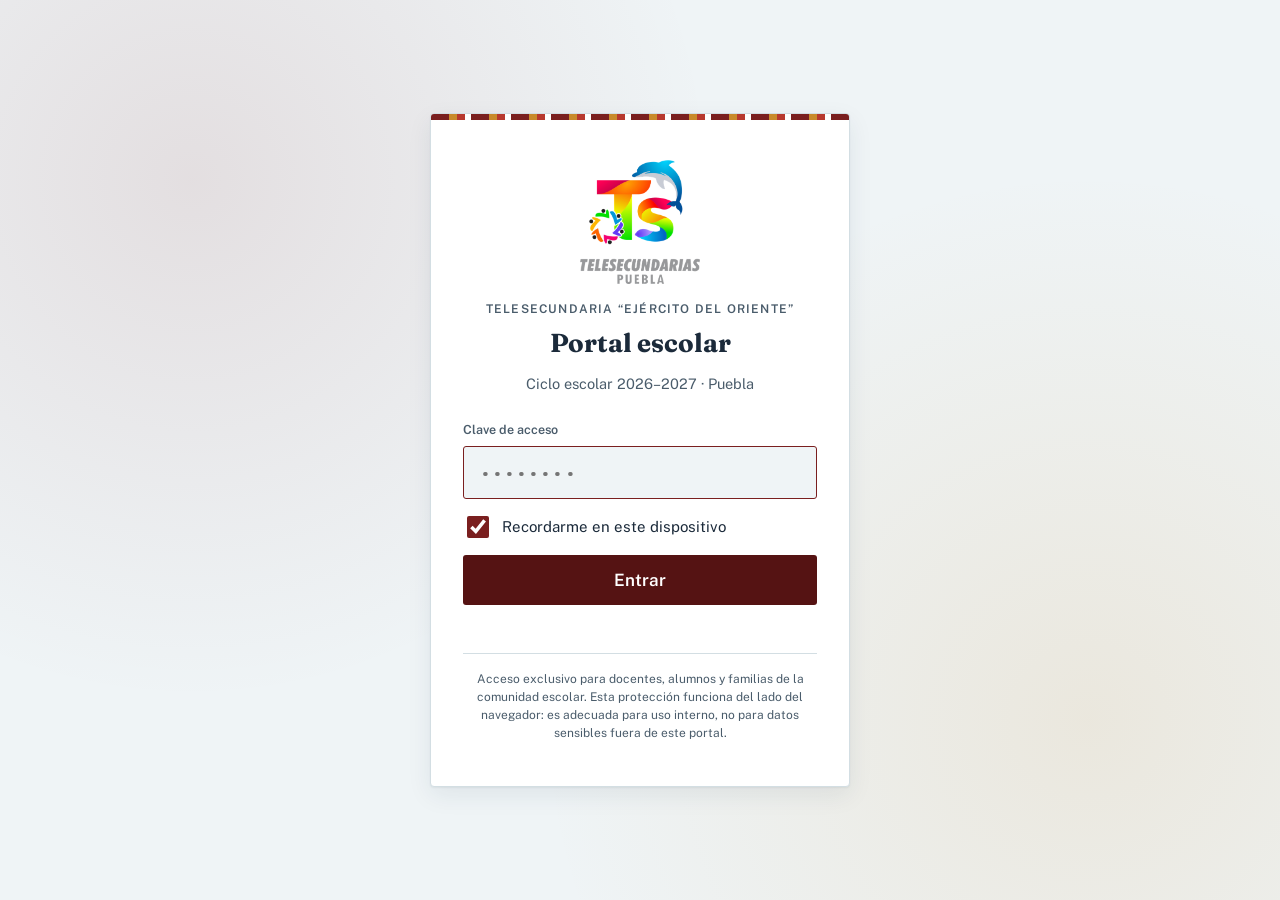
<file: index.html>
<!DOCTYPE html>
<html lang="es">
<head>
<meta charset="UTF-8" />
<meta name="viewport" content="width=device-width, initial-scale=1.0" />
<title>Portal escolar</title>
<link rel="icon" href="escudo.png" />
<link rel="manifest" href="manifest.json" />
<link rel="apple-touch-icon" href="icono-180.png" />
<meta name="theme-color" content="#551313" />
<meta name="apple-mobile-web-app-title" content="Ejército del Oriente" />
<meta name="apple-mobile-web-app-capable" content="yes" />
<meta name="mobile-web-app-capable" content="yes" />
<link rel="preconnect" href="https://fonts.googleapis.com">
<link rel="preconnect" href="https://fonts.gstatic.com" crossorigin>
<link href="https://fonts.googleapis.com/css2?family=Fraunces:opsz,wght@9..144,400;9..144,500;9..144,600;9..144,700;9..144,800&family=Public+Sans:wght@400;500;600;700&family=IBM+Plex+Mono:wght@400;500;600&display=swap" rel="stylesheet">
<link rel="stylesheet" href="estilos.css" />
<script src="config.js"></script>
<script src="datos.js"></script>
</head>
<body>
<div id="gate">
  <div class="gate-card">
    <div class="tile-rule"></div>
    <div class="gate-body">
      <img class="crest" src="escudo.png" alt="Logo de Telesecundarias Puebla" />
      <div class="gate-eyebrow js-nombre"></div>
      <h1 class="gate-title">Portal escolar</h1>
      <p class="gate-sub js-subtitulo"></p>

      <form class="gate-form" id="gate-form">
        <label class="gate-label" for="codigo">Clave de acceso</label>
        <input id="codigo" class="mono" type="password" inputmode="text" autocomplete="off" placeholder="••••••••" autofocus />
        <label class="recordar"><input type="checkbox" id="recordar" checked /> Recordarme en este dispositivo</label>
        <button class="gate-btn" type="submit">Entrar</button>
        <div class="gate-error" id="gate-error" role="alert"></div>
      </form>

      <p class="gate-note">Acceso exclusivo para docentes, alumnos y familias de la comunidad escolar. Esta protección funciona del lado del navegador: es adecuada para uso interno, no para datos sensibles fuera de este portal.</p>
    </div>
  </div>
</div>

<div id="portal">
  <header class="band">
    <div class="band-inner">
      <div class="band-top">
        <img class="band-crest" src="escudo.png" alt="Logo de Telesecundarias Puebla" />
        <div>
          <div class="band-eyebrow">Portal administrativo</div>
          <h1 class="js-nombre"></h1>
        </div>
      </div>
      <div class="band-meta" id="band-meta"></div>
      <a class="band-config" href="configuracion.html">&#9881; Configurar el portal <small>(solo dirección)</small></a>
    </div>
  </header>
  <div class="tile-rule"></div>

  <main>
    <p class="welcome" id="welcome"></p>
    <p class="estado-hoja" id="estado-hoja"></p>

    <div id="avisos-wrap"></div>
    <div id="avance-wrap"></div>

    <div class="section-label">Herramientas del ciclo</div>
    <div class="cards" id="cards"></div>

    <div class="section-label">Calendario del ciclo</div>
    <div class="calendar-strip" id="calendario"></div>
    <div id="fechas-wrap"></div>

    <div id="equipo-wrap"></div>
  </main>

  <footer>
    <div class="foot-note">Portal de uso interno de la comunidad escolar &middot; el código de acceso protege esta página en el navegador, no sustituye el resguardo de información sensible fuera de la escuela. &middot; <a href="configuracion.html">Configuración (dirección)</a></div>
  </footer>
</div>

<script>
(function(){
  var MESES = ["ene","feb","mar","abr","may","jun","jul","ago","sep","oct","nov","dic"];
  function esc(t){ return String(t == null ? "" : t).replace(/[&<>"]/g, function(c){ return {"&":"&amp;","<":"&lt;",">":"&gt;",'"':"&quot;"}[c]; }); }
  function lleno(v){ return v != null && String(v).trim() !== ""; }
  function fecha(iso){
    var m = /^(\d{4})-(\d{2})-(\d{2})$/.exec(String(iso || ""));
    return m ? (m[3] + " " + MESES[+m[2] - 1] + " " + m[1]) : String(iso || "");
  }

  var P = HOJA.combinar(window.PORTAL, null);

  function pintar(){
    var E = P.escuela;
    var nombre = (lleno(E.tipo) ? E.tipo + " " : "") + "“" + E.nombre + "”";
    document.title = "Portal " + E.nombre;
    document.querySelectorAll(".js-nombre").forEach(function(el){ el.textContent = nombre; });

    var lugar = [E.localidad, E.municipio, E.estado].filter(lleno).join(", ");
    document.querySelector(".js-subtitulo").innerHTML = "Ciclo escolar " + esc(E.ciclo) + (lugar ? " &middot; " + esc(lugar) : "");

    var meta = [["CCT", E.cct], ["Turno", E.turno], ["Sostenimiento", E.sostenimiento], ["Zona", E.zona]];
    document.getElementById("band-meta").innerHTML = meta.map(function(m){
      return "<span>" + m[0] + " " + (lleno(m[1]) ? "<b>" + esc(m[1]) + "</b>" : '<b class="pend">por definir</b>') + "</span>";
    }).join("");

    document.getElementById("welcome").innerHTML =
      "Bienvenido al espacio de trabajo de la escuela. Aquí se irán reuniendo las herramientas del ciclo <strong>" + esc(E.ciclo) +
      "</strong> para aplicar diagnósticos, revisar resultados por grupo y consultar la planeación. Las herramientas marcadas como <strong>En preparación</strong> se habilitarán conforme se configuren.";

    /* Avisos */
    var avisos = (P.avisos || []).filter(function(a){ return lleno(a.titulo) || lleno(a.texto); });
    document.getElementById("avisos-wrap").innerHTML = avisos.length
      ? '<div class="section-label">Avisos</div><div class="aviso-lista">' + avisos.map(function(a){
          return '<article class="aviso"><h3>' + esc(a.titulo) + '</h3>' + (lleno(a.fecha) ? '<time>' + esc(fecha(a.fecha)) + '</time>' : '') + '<p>' + esc(a.texto) + '</p></article>';
        }).join("") + '</div>'
      : "";

    /* Herramientas */
    document.getElementById("cards").innerHTML = P.herramientas.map(function(h){
      var lista = h.estado === "lista" && lleno(h.enlace);
      var cuerpo =
        '<span class="pcard-tag tag-' + esc(h.color) + '">' + esc(h.etiqueta) + '</span>' +
        '<h3>' + esc(h.titulo) + '</h3><p>' + esc(h.texto) + '</p>' +
        '<span class="pcard-cta">' + (lista ? "Abrir herramienta →" : "En preparación") + '</span>';
      return lista
        ? '<a class="pcard" href="' + esc(h.enlace) + '" target="_blank" rel="noopener">' + cuerpo + '</a>'
        : '<div class="pcard disabled" aria-disabled="true">' + cuerpo + '</div>';
    }).join("");

    /* Calendario */
    var C = P.calendario;
    document.getElementById("calendario").innerHTML = [
      [fecha(C.inicio), "Inicio de clases"], [fecha(C.fin), "Fin del ciclo"],
      [C.dias, "Días efectivos de clase"], [C.fuente, "Calendario oficial"]
    ].map(function(s){ return '<div class="stat"><b>' + esc(s[0] || "—") + '</b><span>' + s[1] + '</span></div>'; }).join("");
    var fechas = (C.fechas || []).filter(function(f){ return lleno(f.evento); })
      .sort(function(a, b){ return String(a.fecha).localeCompare(String(b.fecha)); });
    var cal = document.getElementById("calendario");
    cal.style.marginBottom = fechas.length ? "0" : "";
    cal.style.borderRadius = fechas.length ? "6px 6px 0 0" : "";
    document.getElementById("fechas-wrap").innerHTML = fechas.length
      ? '<ul class="fechas">' + fechas.map(function(f){
          return '<li><time>' + esc(fecha(f.fecha)) + '</time><span>' + esc(f.evento) + '</span></li>';
        }).join("") + '</ul>'
      : "";

    /* Equipo */
    var per = P.personal || {};
    var gente = [];
    if (lleno(per.director)) gente.push({ nombre: per.director, cargo: "Dirección" });
    (per.docentes || []).forEach(function(d){ if (lleno(d.nombre)) gente.push(d); });
    var grupos = (P.grupos || []).filter(function(g){ return lleno(g.grado); });
    document.getElementById("equipo-wrap").innerHTML =
      (gente.length ? '<div class="section-label">Nuestro equipo</div><div class="equipo">' + gente.map(function(g){
        return '<div class="persona"><b>' + esc(g.nombre) + '</b><span>' + esc(g.cargo || "Docente") + '</span></div>';
      }).join("") + '</div>' : "") +
      (grupos.length ? '<div class="section-label">Grupos</div><div class="equipo">' + grupos.map(function(g){
        return '<div class="persona"><b>' + esc(g.grado) + (lleno(g.grupo) ? ' "' + esc(g.grupo) + '"' : '') + '</b><span>' +
          [g.docente, lleno(g.alumnos) ? g.alumnos + " alumnos" : ""].filter(lleno).map(esc).join(" &middot; ") + '</span></div>';
      }).join("") + '</div>' : "");

    /* Avance de configuración */
    if (P.mostrarAvance){
      var G = P._guardados || {};
      var pasos = [
        ["Hoja de Google conectada", !!HOJA.liga()],
        ["Datos de la escuela (CCT, turno, localidad…)", lleno(E.cct) && lleno(E.turno) && lleno(E.localidad) && lleno(E.municipio)],
        ["Director y docentes", lleno(per.director) && (per.docentes || []).length > 0],
        ["Grupos", grupos.length > 0],
        ["Calendario confirmado", !!G["config:calendario"]],
        ["Primer aviso publicado", avisos.length > 0]
      ];
      P.herramientas.forEach(function(h){ pasos.push([h.titulo, h.estado === "lista" && lleno(h.enlace)]); });
      var hechos = pasos.filter(function(p){ return p[1]; }).length;
      var pct = Math.round(hechos * 100 / pasos.length);
      document.getElementById("avance-wrap").innerHTML =
        '<section class="avance" aria-label="Avance de configuración">' +
          '<div class="avance-top"><h2>Avance de configuración</h2><span class="avance-pct">' + hechos + ' de ' + pasos.length + ' &middot; ' + pct + '%</span></div>' +
          '<div class="barra"><div style="width:' + pct + '%"></div></div>' +
          '<ul>' + pasos.map(function(p){
            return '<li><span class="chip ' + (p[1] ? 'ok">Listo' : 'no">Pendiente') + '</span>' + esc(p[0]) + '</li>';
          }).join("") + '</ul>' +
          '<p>Esta sección es temporal. La dirección llena los datos desde <a href="configuracion.html">Configuración</a> y aquí se van marcando como listos.</p>' +
        '</section>';
    }
  }

  pintar();

  /* Lee la hoja de Google de la escuela y vuelve a pintar con lo guardado */
  var estado = document.getElementById("estado-hoja");
  if (HOJA.liga()){
    estado.textContent = "Cargando información de la escuela…";
    HOJA.leerTodo("config:").then(function(g){
      if (g){ P = HOJA.combinar(window.PORTAL, g); pintar(); estado.textContent = ""; }
      else estado.textContent = "No se pudo leer la hoja de la escuela; se muestran los datos base.";
    }).catch(function(){
      estado.textContent = "No se pudo leer la hoja de la escuela; se muestran los datos base.";
    });
  }

  /* Acceso con código */
  var gate = document.getElementById("gate");
  var portal = document.getElementById("portal");
  var input = document.getElementById("codigo");
  var error = document.getElementById("gate-error");
  var LLAVE = "edo_portal_ok";

  function mostrarPortal(){ gate.style.display = "none"; portal.style.display = "block"; }
  try { if (localStorage.getItem(LLAVE) === "1" || sessionStorage.getItem(LLAVE) === "1") mostrarPortal(); } catch(e){}

  var btnEntrar = document.querySelector(".gate-btn");
  document.getElementById("gate-form").addEventListener("submit", function(ev){
    ev.preventDefault();
    var val = (input.value || "").trim().toUpperCase();
    if (!val){ error.textContent = "Escriba la clave."; input.focus(); return; }
    btnEntrar.disabled = true; btnEntrar.textContent = "Entrando…"; error.textContent = "";
    HOJA.verificar(HOJA.liga(), val).then(function(r){
      if (!r || !r.ok || !r.valida) throw new Error("clave");
      input.classList.remove("error");
      // Una sola clave para todo: también abre Configuración y Control Escolar sin volver a pedirla
      try {
        var almacen = document.getElementById("recordar").checked ? localStorage : sessionStorage;
        almacen.setItem(LLAVE, "1");
        almacen.setItem("edo_clave_dir", val);
      } catch(e){}
      mostrarPortal();
    }).catch(function(e){
      input.classList.add("error");
      error.textContent = e.message === "clave"
        ? "Clave incorrecta. Verifique con la dirección de la escuela."
        : "No se pudo comprobar la clave. Revise su internet e intente de nuevo.";
      input.value = "";
      input.focus();
    }).then(function(){ btnEntrar.disabled = false; btnEntrar.textContent = "Entrar"; });
  });
})();
</script>
</body>
</html>
</file>
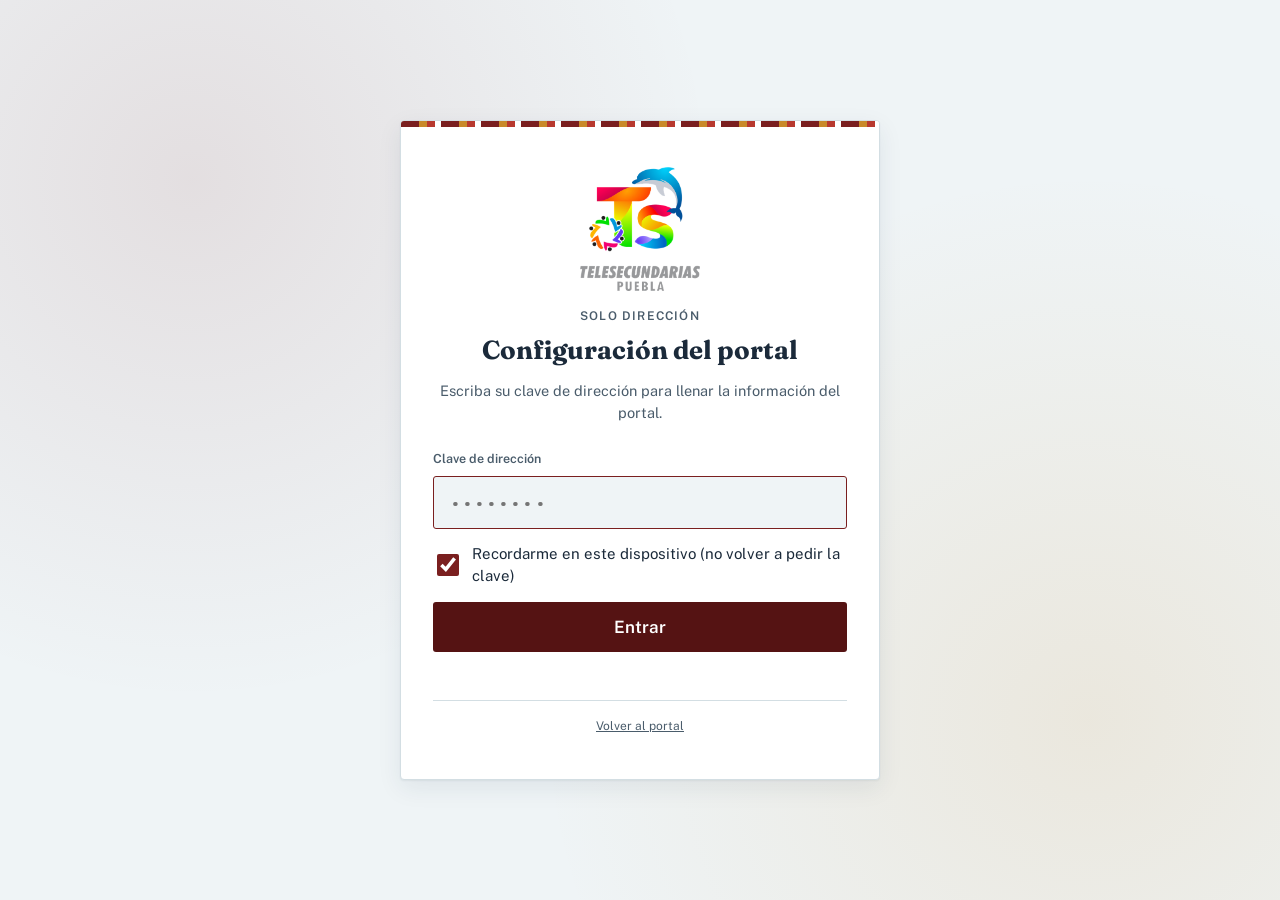
<file: configuracion.html>
<!DOCTYPE html>
<html lang="es">
<head>
<meta charset="UTF-8" />
<meta name="viewport" content="width=device-width, initial-scale=1.0" />
<title>Configuración del portal</title>
<link rel="icon" href="escudo.png" />
<link rel="manifest" href="manifest.json" />
<link rel="apple-touch-icon" href="icono-180.png" />
<meta name="theme-color" content="#551313" />
<meta name="apple-mobile-web-app-title" content="Ejército del Oriente" />
<meta name="apple-mobile-web-app-capable" content="yes" />
<meta name="mobile-web-app-capable" content="yes" />
<link rel="preconnect" href="https://fonts.googleapis.com">
<link rel="preconnect" href="https://fonts.gstatic.com" crossorigin>
<link href="https://fonts.googleapis.com/css2?family=Fraunces:opsz,wght@9..144,400;9..144,500;9..144,600;9..144,700;9..144,800&family=Public+Sans:wght@400;500;600;700&family=IBM+Plex+Mono:wght@400;500;600&display=swap" rel="stylesheet">
<link rel="stylesheet" href="estilos.css" />
<script src="config.js"></script>
<script src="datos.js"></script>
</head>
<body>

<!-- ============ Entrada: conectar la hoja y escribir la clave ============ -->
<div id="gate">
  <div class="gate-card" style="max-width:480px">
    <div class="tile-rule"></div>
    <div class="gate-body">
      <img class="crest" src="escudo.png" alt="Logo de Telesecundarias Puebla" />
      <div class="gate-eyebrow">Solo dirección</div>
      <h1 class="gate-title">Configuración del portal</h1>
      <p class="gate-sub">Conecte la hoja de Google de la escuela para guardar la información directamente en el portal.</p>

      <form class="gate-form" id="form-entrada">
        <div id="bloque-liga">
        <label class="gate-label" for="liga">Enlace de la hoja de Google (Apps Script)</label>
        <input id="liga" class="mono" type="url" autocomplete="off" placeholder="https://script.google.com/macros/s/…/exec"
               style="width:100%;font-size:13px;padding:12px 14px;border-radius:3px;border:1.5px solid var(--line);background:var(--ground);color:var(--ink);outline:none" />
        <div style="height:14px"></div>
        </div>
        <label class="gate-label" for="codigo">Clave de dirección</label>
        <input id="codigo" class="mono" type="password" autocomplete="off" placeholder="••••••••" />
        <label class="recordar"><input type="checkbox" id="recordar" checked /> Recordarme en este dispositivo (no volver a pedir la clave)</label>
        <button class="gate-btn" type="submit" id="btn-entrar">Probar conexión y entrar</button>
        <div class="gate-error" id="gate-error" role="alert"></div>
      </form>

      <p class="gate-note">¿Todavía no tiene su hoja de Google? Siga la <a href="guia-conexion.html"><b>guía paso a paso</b></a> (toma unos 10 minutos y solo se hace una vez). &middot; <a href="index.html">Volver al portal</a></p>
    </div>
  </div>
</div>

<!-- ============ Configuración paso a paso ============ -->
<div id="portal">
  <header class="band">
    <div class="band-inner">
      <div class="band-top">
        <img class="band-crest" src="escudo.png" alt="Logo de Telesecundarias Puebla" />
        <div>
          <div class="band-eyebrow">Configuración &middot; solo dirección</div>
          <h1 id="titulo-escuela">Configuración del portal</h1>
        </div>
      </div>
    </div>
  </header>
  <div class="tile-rule"></div>

  <main>
    <div id="nota-publicar"></div>

    <nav class="pasos" id="pasos" aria-label="Pasos de configuración"></nav>

    <!-- Paso 1 -->
    <section class="panel" data-paso="escuela">
      <h2>1. Datos de la escuela</h2>
      <p class="ayuda">Así aparecerá la escuela en la portada del portal. Puede llenar solo lo que tenga y completar el resto después.</p>
      <div class="campos">
        <div class="campo"><label for="e-nombre">Nombre de la escuela</label><input id="e-nombre" data-k="nombre" /></div>
        <div class="campo"><label for="e-tipo">Tipo / nivel</label><input id="e-tipo" data-k="tipo" placeholder="Telesecundaria" /></div>
        <div class="campo"><label for="e-cct">Clave CCT</label><input id="e-cct" data-k="cct" class="mono" placeholder="21ETV0000X" /></div>
        <div class="campo"><label for="e-turno">Turno</label>
          <select id="e-turno" data-k="turno"><option value="">— Elegir —</option><option>Matutino</option><option>Vespertino</option><option>Tiempo completo</option><option>Discontinuo</option></select></div>
        <div class="campo"><label for="e-sost">Sostenimiento</label>
          <select id="e-sost" data-k="sostenimiento"><option value="">— Elegir —</option><option>Público (Estatal)</option><option>Público (Federal)</option><option>Público (Federal transferido)</option><option>Particular</option></select></div>
        <div class="campo"><label for="e-zona">Zona</label>
          <select id="e-zona" data-k="zona"><option value="">— Elegir —</option><option>Rural</option><option>Urbana</option><option>Semiurbana</option></select></div>
        <div class="campo"><label for="e-loc">Localidad</label><input id="e-loc" data-k="localidad" /></div>
        <div class="campo"><label for="e-mun">Municipio</label><input id="e-mun" data-k="municipio" /></div>
        <div class="campo"><label for="e-edo">Estado</label><input id="e-edo" data-k="estado" /></div>
        <div class="campo"><label for="e-dom">Domicilio</label><input id="e-dom" data-k="domicilio" /></div>
        <div class="campo"><label for="e-tel">Teléfono</label><input id="e-tel" data-k="telefono" type="tel" /></div>
        <div class="campo"><label for="e-mail">Correo de la escuela</label><input id="e-mail" data-k="correo" type="email" /></div>
        <div class="campo"><label for="e-ciclo">Ciclo escolar</label><input id="e-ciclo" data-k="ciclo" placeholder="2026–2027" /></div>
      </div>
      <div class="acciones"><button class="btn btn-pri" data-guardar="escuela">Guardar datos de la escuela</button><span class="msg" data-msg="escuela"></span></div>
    </section>

    <!-- Paso 2 -->
    <section class="panel" data-paso="personal" hidden>
      <h2>2. Director y docentes</h2>
      <p class="ayuda">Aparecen en la sección "Nuestro equipo" del portal.</p>
      <div class="campos"><div class="campo"><label for="p-dir">Nombre del director o directora</label><input id="p-dir" /></div></div>
      <h3 style="font-size:18px;margin-top:24px">Docentes</h3>
      <div class="lista-filas" id="lista-docentes"></div>
      <div class="acciones">
        <button class="btn btn-sec" data-agregar="docentes">+ Agregar docente</button>
        <button class="btn btn-pri" data-guardar="personal">Guardar equipo</button><span class="msg" data-msg="personal"></span>
      </div>
    </section>

    <!-- Paso 3 -->
    <section class="panel" data-paso="grupos" hidden>
      <h2>3. Grupos</h2>
      <p class="ayuda">Un renglón por grupo. La lista de alumnos se capturará después en Control Escolar.</p>
      <div class="lista-filas" id="lista-grupos"></div>
      <div class="acciones">
        <button class="btn btn-sec" data-agregar="grupos">+ Agregar grupo</button>
        <button class="btn btn-pri" data-guardar="grupos">Guardar grupos</button><span class="msg" data-msg="grupos"></span>
      </div>
    </section>

    <!-- Paso 4 -->
    <section class="panel" data-paso="calendario" hidden>
      <h2>4. Calendario del ciclo</h2>
      <p class="ayuda">Confirme las fechas con el calendario oficial y agregue las fechas importantes de la escuela (CTE, entregas, festivales…).</p>
      <div class="campos">
        <div class="campo"><label for="c-ini">Inicio de clases</label><input id="c-ini" type="date" /></div>
        <div class="campo"><label for="c-fin">Fin del ciclo</label><input id="c-fin" type="date" /></div>
        <div class="campo"><label for="c-dias">Días efectivos de clase</label><input id="c-dias" inputmode="numeric" /></div>
        <div class="campo"><label for="c-fuente">Calendario oficial</label><input id="c-fuente" placeholder="SEP Puebla" /></div>
      </div>
      <h3 style="font-size:18px;margin-top:24px">Fechas importantes</h3>
      <div class="lista-filas" id="lista-fechas"></div>
      <div class="acciones">
        <button class="btn btn-sec" data-agregar="fechas">+ Agregar fecha</button>
        <button class="btn btn-pri" data-guardar="calendario">Guardar calendario</button><span class="msg" data-msg="calendario"></span>
      </div>
    </section>

    <!-- Paso 5 -->
    <section class="panel" data-paso="avisos" hidden>
      <h2>5. Avisos</h2>
      <p class="ayuda">Los avisos aparecen al principio del portal. Borre los que ya no estén vigentes.</p>
      <div class="lista-filas" id="lista-avisos"></div>
      <div class="acciones">
        <button class="btn btn-sec" data-agregar="avisos">+ Agregar aviso</button>
        <button class="btn btn-pri" data-guardar="avisos">Guardar avisos</button><span class="msg" data-msg="avisos"></span>
      </div>
    </section>

    <div class="acciones" style="margin-top:0">
      <a class="btn btn-sec" href="index.html" style="text-decoration:none">Ver el portal &rarr;</a>
      <button class="btn btn-sec" id="btn-salir">Cerrar sesión de configuración</button>
    </div>
  </main>
</div>

<script>
(function(){
  var PASOS = [
    ["escuela", "Escuela"], ["personal", "Equipo"], ["grupos", "Grupos"], ["calendario", "Calendario"], ["avisos", "Avisos"]
  ];
  var CLAVE_SESION = "edo_clave_dir";
  var claveDir = "";
  var guardados = {};

  function $(s, r){ return (r || document).querySelector(s); }
  function $$(s, r){ return Array.prototype.slice.call((r || document).querySelectorAll(s)); }
  function esc(t){ return String(t == null ? "" : t).replace(/[&<>"]/g, function(c){ return {"&":"&amp;","<":"&lt;",">":"&gt;",'"':"&quot;"}[c]; }); }
  function lleno(v){ return v != null && String(v).trim() !== ""; }

  /* ---------------- Entrada ---------------- */
  var inLiga = $("#liga"), inClave = $("#codigo"), err = $("#gate-error"), btn = $("#btn-entrar");
  inLiga.value = HOJA.liga();
  // Si el enlace ya está fijo en el portal, la directora solo escribe su clave
  if (window.PORTAL.ligaHoja){
    $("#bloque-liga").hidden = true;
    $(".gate-sub").textContent = "Escriba su clave de dirección para llenar la información del portal.";
    $(".gate-note").innerHTML = '<a href="index.html">Volver al portal</a>';
    $("#btn-entrar").textContent = "Entrar";
  }
  if (!inLiga.value) inLiga.focus(); else inClave.focus();

  function entrar(liga, clave, silencioso){
    btn.disabled = true; btn.textContent = "Probando conexión…"; err.textContent = "";
    return HOJA.verificar(liga, clave).then(function(r){
      if (!r || !r.ok) throw new Error("La hoja respondió con un error.");
      if (r.sinCambiar) throw new Error("Falta cambiar la clave en el código de la hoja (paso 4 de la guía).");
      if (!r.valida) throw new Error("La clave de dirección no coincide con la de la hoja.");
      HOJA.guardarLiga(liga);
      claveDir = clave;
      try {
        if ($("#recordar").checked) localStorage.setItem(CLAVE_SESION, clave);
        else sessionStorage.setItem(CLAVE_SESION, clave);
      } catch(e){}
      return abrirConfiguracion();
    }).catch(function(e){
      if (!silencioso){
        err.textContent = /Failed to fetch|NetworkError|Load failed|JSON/i.test(e.message)
          ? "No se pudo conectar. Revise que el enlace termine en /exec y que el acceso sea “Cualquier persona”."
          : e.message;
      }
    }).then(function(){ btn.disabled = false; btn.textContent = window.PORTAL.ligaHoja ? "Entrar" : "Probar conexión y entrar"; });
  }

  $("#form-entrada").addEventListener("submit", function(ev){
    ev.preventDefault();
    var liga = inLiga.value.trim(), clave = inClave.value.trim();
    if (!HOJA.ligaValida(liga)){ err.textContent = "El enlace debe empezar con https://script.google.com/ y terminar en /exec."; return; }
    if (!clave){ err.textContent = "Escriba la clave de dirección."; return; }
    entrar(liga, clave);
  });

  try {
    var c = localStorage.getItem(CLAVE_SESION) || sessionStorage.getItem(CLAVE_SESION);
    if (c && HOJA.liga()) { inClave.value = c; entrar(HOJA.liga(), c, true); }
  } catch(e){}

  $("#btn-salir").addEventListener("click", function(){
    try { sessionStorage.removeItem(CLAVE_SESION); localStorage.removeItem(CLAVE_SESION); } catch(e){}
    location.reload();
  });

  /* ---------------- Filas dinámicas ---------------- */
  var PLANTILLAS = {
    docentes: function(d){ d = d || {};
      return '<div class="fila"><input aria-label="Nombre" placeholder="Nombre completo" data-f="nombre" value="' + esc(d.nombre) + '"/>' +
             '<input aria-label="Cargo o grado" placeholder="Cargo o grado (ej. Docente de 1°)" data-f="cargo" value="' + esc(d.cargo) + '"/>' +
             '<button class="btn-quitar" title="Quitar" aria-label="Quitar">×</button></div>'; },
    grupos: function(g){ g = g || {};
      return '<div class="fila tres"><input aria-label="Grado" placeholder="Grado (ej. 1°)" data-f="grado" value="' + esc(g.grado) + '"/>' +
             '<input aria-label="Grupo" placeholder="Grupo (ej. A)" data-f="grupo" value="' + esc(g.grupo) + '"/>' +
             '<input aria-label="Docente" placeholder="Docente a cargo" data-f="docente" value="' + esc(g.docente) + '"/>' +
             '<button class="btn-quitar" title="Quitar" aria-label="Quitar">×</button>' +
             '<input aria-label="Número de alumnos" placeholder="N.º de alumnos" inputmode="numeric" data-f="alumnos" value="' + esc(g.alumnos) + '"/></div>'; },
    fechas: function(f){ f = f || {};
      return '<div class="fila"><input aria-label="Fecha" type="date" data-f="fecha" value="' + esc(f.fecha) + '"/>' +
             '<input aria-label="Evento" placeholder="Evento (ej. CTE, entrega de boletas)" data-f="evento" value="' + esc(f.evento) + '"/>' +
             '<button class="btn-quitar" title="Quitar" aria-label="Quitar">×</button></div>'; },
    avisos: function(a){ a = a || {};
      return '<div class="fila aviso-f"><input aria-label="Título del aviso" placeholder="Título del aviso" data-f="titulo" value="' + esc(a.titulo) + '"/>' +
             '<input aria-label="Fecha" type="date" data-f="fecha" value="' + esc(a.fecha) + '"/>' +
             '<button class="btn-quitar" title="Quitar" aria-label="Quitar">×</button>' +
             '<textarea aria-label="Texto del aviso" placeholder="Texto del aviso" data-f="texto">' + esc(a.texto) + '</textarea></div>'; }
  };
  function agregar(tipo, datos){ $("#lista-" + tipo).insertAdjacentHTML("beforeend", PLANTILLAS[tipo](datos)); }
  function leerFilas(tipo){
    return $$("#lista-" + tipo + " .fila").map(function(f){
      var o = {}; $$("[data-f]", f).forEach(function(i){ o[i.getAttribute("data-f")] = i.value.trim(); }); return o;
    }).filter(function(o){ return Object.keys(o).some(function(k){ return lleno(o[k]); }); });
  }
  // Quita renglones repetidos (mismo docente, mismo grupo, misma fecha y evento, mismo aviso)
  var quitados = 0;
  function normal(t){ return String(t || "").normalize("NFD").replace(/[\u0300-\u036f]/g, "").toUpperCase().replace(/\s+/g, " ").trim(); }
  var FIRMA = {
    docentes: function(o){ return normal(o.nombre); },
    grupos:   function(o){ return normal(o.grado).replace(/[^0-9A-Z]/g, "") + "|" + normal(o.grupo); },
    fechas:   function(o){ return o.fecha + "|" + normal(o.evento); },
    avisos:   function(o){ return normal(o.titulo) + "|" + o.fecha + "|" + normal(o.texto); }
  };
  function sinRepetidos(tipo, lista){
    var vistos = {};
    return lista.filter(function(o){
      var k = FIRMA[tipo](o);
      if (vistos[k]){ quitados++; return false; }
      vistos[k] = 1; return true;
    });
  }
  function llenarFilas(tipo, lista){
    $("#lista-" + tipo).innerHTML = "";
    (lista && lista.length ? lista : [null]).forEach(function(d){ agregar(tipo, d); });
  }
  document.addEventListener("click", function(ev){
    var q = ev.target.closest(".btn-quitar");
    if (q){ q.closest(".fila").remove(); return; }
    var a = ev.target.closest("[data-agregar]");
    if (a){ agregar(a.getAttribute("data-agregar")); var l = $("#lista-" + a.getAttribute("data-agregar")); var u = l.lastElementChild; if (u) $("input, textarea", u).focus(); }
  });

  /* ---------------- Pasos ---------------- */
  function pintarPasos(activo){
    $("#pasos").innerHTML = PASOS.map(function(p, i){
      var hecho = !!guardados["config:" + p[0]];
      return '<button class="paso-btn' + (p[0] === activo ? " activo" : "") + (hecho ? " hecho" : "") + '" data-ir="' + p[0] + '">' +
        '<span class="num">' + (hecho ? "✓" : i + 1) + '</span>' + p[1] + '</button>';
    }).join("");
  }
  function irA(paso){
    $$(".panel").forEach(function(s){ s.hidden = s.getAttribute("data-paso") !== paso; });
    pintarPasos(paso);
  }
  $("#pasos").addEventListener("click", function(ev){ var b = ev.target.closest("[data-ir]"); if (b) irA(b.getAttribute("data-ir")); });

  /* ---------------- Cargar lo guardado ---------------- */
  function llenarFormularios(){
    var P = HOJA.combinar(window.PORTAL, guardados);
    $$("[data-paso=escuela] [data-k]").forEach(function(i){ i.value = P.escuela[i.getAttribute("data-k")] || ""; });
    $("#p-dir").value = P.personal.director || "";
    llenarFilas("docentes", P.personal.docentes);
    llenarFilas("grupos", P.grupos);
    $("#c-ini").value = P.calendario.inicio || "";
    $("#c-fin").value = P.calendario.fin || "";
    $("#c-dias").value = P.calendario.dias || "";
    $("#c-fuente").value = P.calendario.fuente || "";
    llenarFilas("fechas", P.calendario.fechas);
    llenarFilas("avisos", P.avisos);
    $("#titulo-escuela").textContent = (P.escuela.tipo ? P.escuela.tipo + " " : "") + "“" + P.escuela.nombre + "”";
  }

  function notaPublicar(){
    var liga = HOJA.liga();
    $("#nota-publicar").innerHTML = (window.PORTAL.ligaHoja === liga) ? "" :
      '<div class="nota"><b>Un último paso, solo una vez:</b> la hoja ya está conectada en este dispositivo y aquí puede guardar y ver los cambios. ' +
      'Para que <b>todos los visitantes</b> vean la información, hay que agregar este enlace al portal. Envíelo a quien administra la página:' +
      '<div style="margin-top:10px;display:flex;flex-wrap:wrap;gap:10px;align-items:center"><span class="liga-copia">' + esc(liga) + '</span>' +
      '<button class="btn btn-sec" id="btn-copiar">Copiar enlace</button></div></div>';
    var b = $("#btn-copiar");
    if (b) b.addEventListener("click", function(){
      (navigator.clipboard ? navigator.clipboard.writeText(liga) : Promise.reject()).then(function(){ b.textContent = "¡Copiado!"; }, function(){ b.textContent = "Selecciónelo y cópielo"; });
    });
  }

  function abrirConfiguracion(){
    return HOJA.leerTodo("config:").then(function(g){
      guardados = g || {};
      $("#gate").style.display = "none";
      $("#portal").style.display = "block";
      llenarFormularios();
      notaPublicar();
      irA("escuela");
    });
  }

  /* ---------------- Guardar ---------------- */
  var LECTORES = {
    escuela: function(){
      var o = {}; $$("[data-paso=escuela] [data-k]").forEach(function(i){ o[i.getAttribute("data-k")] = i.value.trim(); });
      if (!lleno(o.nombre)) throw new Error("El nombre de la escuela no puede quedar vacío.");
      return o;
    },
    personal: function(){ return { director: $("#p-dir").value.trim(), docentes: sinRepetidos("docentes", leerFilas("docentes")) }; },
    grupos: function(){ return sinRepetidos("grupos", leerFilas("grupos")); },
    calendario: function(){
      return { inicio: $("#c-ini").value, fin: $("#c-fin").value, dias: $("#c-dias").value.trim(), fuente: $("#c-fuente").value.trim(), fechas: sinRepetidos("fechas", leerFilas("fechas")) };
    },
    avisos: function(){ return sinRepetidos("avisos", leerFilas("avisos")); }
  };

  document.addEventListener("click", function(ev){
    var b = ev.target.closest("[data-guardar]");
    if (!b || b.disabled) return;          // evita que un doble clic guarde dos veces
    var paso = b.getAttribute("data-guardar");
    var msg = $('[data-msg="' + paso + '"]');
    var valor;
    quitados = 0;
    try { valor = LECTORES[paso](); } catch(e){ msg.className = "msg error"; msg.textContent = e.message; return; }
    b.disabled = true; msg.className = "msg"; msg.textContent = "Guardando…";
    // Los datos de la escuela se mezclan con lo ya guardado (Control Escolar agrega CP, sector, CORDE…)
    if (paso === "escuela") valor = Object.assign({}, guardados["config:escuela"] || {}, valor);
    HOJA.guardar("config:" + paso, valor, claveDir).then(function(){
      guardados["config:" + paso] = valor;
      msg.className = "msg ok";
      msg.textContent = "Guardado. Ya se ve en el portal." + (quitados ? " Se quitaron " + quitados + (quitados === 1 ? " renglón repetido." : " renglones repetidos.") : "");
      if (paso === "personal") llenarFilas("docentes", valor.docentes);
      if (paso === "grupos") llenarFilas("grupos", valor);
      if (paso === "calendario") llenarFilas("fechas", valor.fechas);
      if (paso === "avisos") llenarFilas("avisos", valor);
      if (paso === "escuela") llenarFormularios();
      var i = PASOS.findIndex(function(p){ return p[0] === paso; });
      pintarPasos(paso);
      if (i < PASOS.length - 1) setTimeout(function(){ irA(PASOS[i + 1][0]); window.scrollTo({ top: 0, behavior: "smooth" }); }, 900);
    }).catch(function(e){
      msg.className = "msg error"; msg.textContent = "No se guardó: " + e.message;
    }).then(function(){ b.disabled = false; });
  });
})();
</script>
</body>
</html>
</file>
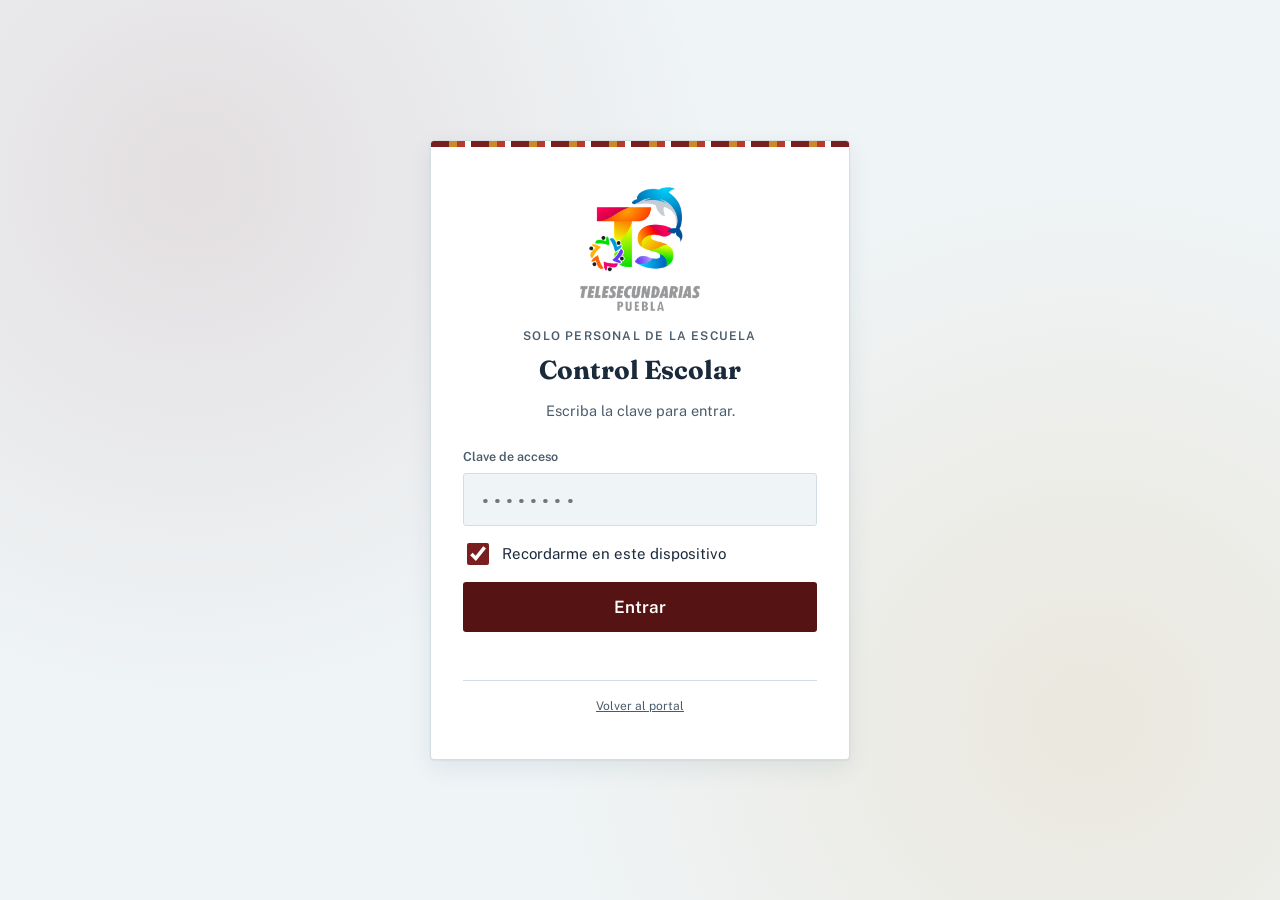
<file: control-escolar.html>
<!DOCTYPE html>
<html lang="es">
<head>
<meta charset="UTF-8" />
<meta name="viewport" content="width=device-width, initial-scale=1.0" />
<title>Control Escolar</title>
<link rel="icon" href="escudo.png" />
<link rel="manifest" href="manifest.json" />
<link rel="apple-touch-icon" href="icono-180.png" />
<meta name="theme-color" content="#551313" />
<link rel="preconnect" href="https://fonts.googleapis.com">
<link rel="preconnect" href="https://fonts.gstatic.com" crossorigin>
<link href="https://fonts.googleapis.com/css2?family=Fraunces:opsz,wght@9..144,400;9..144,500;9..144,600;9..144,700;9..144,800&family=Public+Sans:wght@400;500;600;700&family=IBM+Plex+Mono:wght@400;500;600&display=swap" rel="stylesheet">
<link rel="stylesheet" href="estilos.css" />
<link rel="stylesheet" href="control-escolar.css" />
<script src="config.js"></script>
<script src="datos.js"></script>
</head>
<body>

<div id="gate">
  <div class="gate-card">
    <div class="tile-rule"></div>
    <div class="gate-body">
      <img class="crest" src="escudo.png" alt="Logo de Telesecundarias Puebla" />
      <div class="gate-eyebrow">Solo personal de la escuela</div>
      <h1 class="gate-title">Control Escolar</h1>
      <p class="gate-sub" id="gate-sub">Escriba la clave para entrar.</p>
      <form class="gate-form" id="form-entrada">
        <label class="gate-label" for="codigo">Clave de acceso</label>
        <input id="codigo" class="mono" type="password" autocomplete="off" placeholder="••••••••" />
        <label class="recordar"><input type="checkbox" id="recordar" checked /> Recordarme en este dispositivo</label>
        <button class="gate-btn" type="submit" id="btn-entrar">Entrar</button>
        <div class="gate-error" id="gate-error" role="alert"></div>
      </form>
      <p class="gate-note"><a href="index.html">Volver al portal</a></p>
    </div>
  </div>
</div>

<div id="portal">
  <header class="band ce-band">
    <div class="band-inner">
      <div class="band-top">
        <img class="band-crest" src="escudo.png" alt="Logo de Telesecundarias Puebla" />
        <div>
          <div class="band-eyebrow">Control Escolar &middot; ciclo <span id="ciclo"></span></div>
          <h1 id="titulo-escuela">Control Escolar</h1>
        </div>
      </div>
      <div class="ce-band-acciones">
        <a class="band-config" href="index.html">&larr; Portal</a>
        <button class="band-config" id="btn-salir" type="button">Salir</button>
      </div>
    </div>
  </header>

  <nav class="ce-nav" id="nav-grupos" aria-label="Secciones"></nav>
  <nav class="ce-subnav" id="nav-tabs" aria-label="Pestañas" hidden></nav>
  <div class="tile-rule"></div>

  <main class="ce-main">
    <div id="vista"></div>
  </main>
</div>

<div id="toast" class="ce-toast" role="status" aria-live="polite"></div>

<script src="ce-nucleo.js"></script>
<script src="ce-alumnos.js"></script>
<script src="ce-secciones.js"></script>
<script>CE.iniciar();</script>
</body>
</html>
</file>
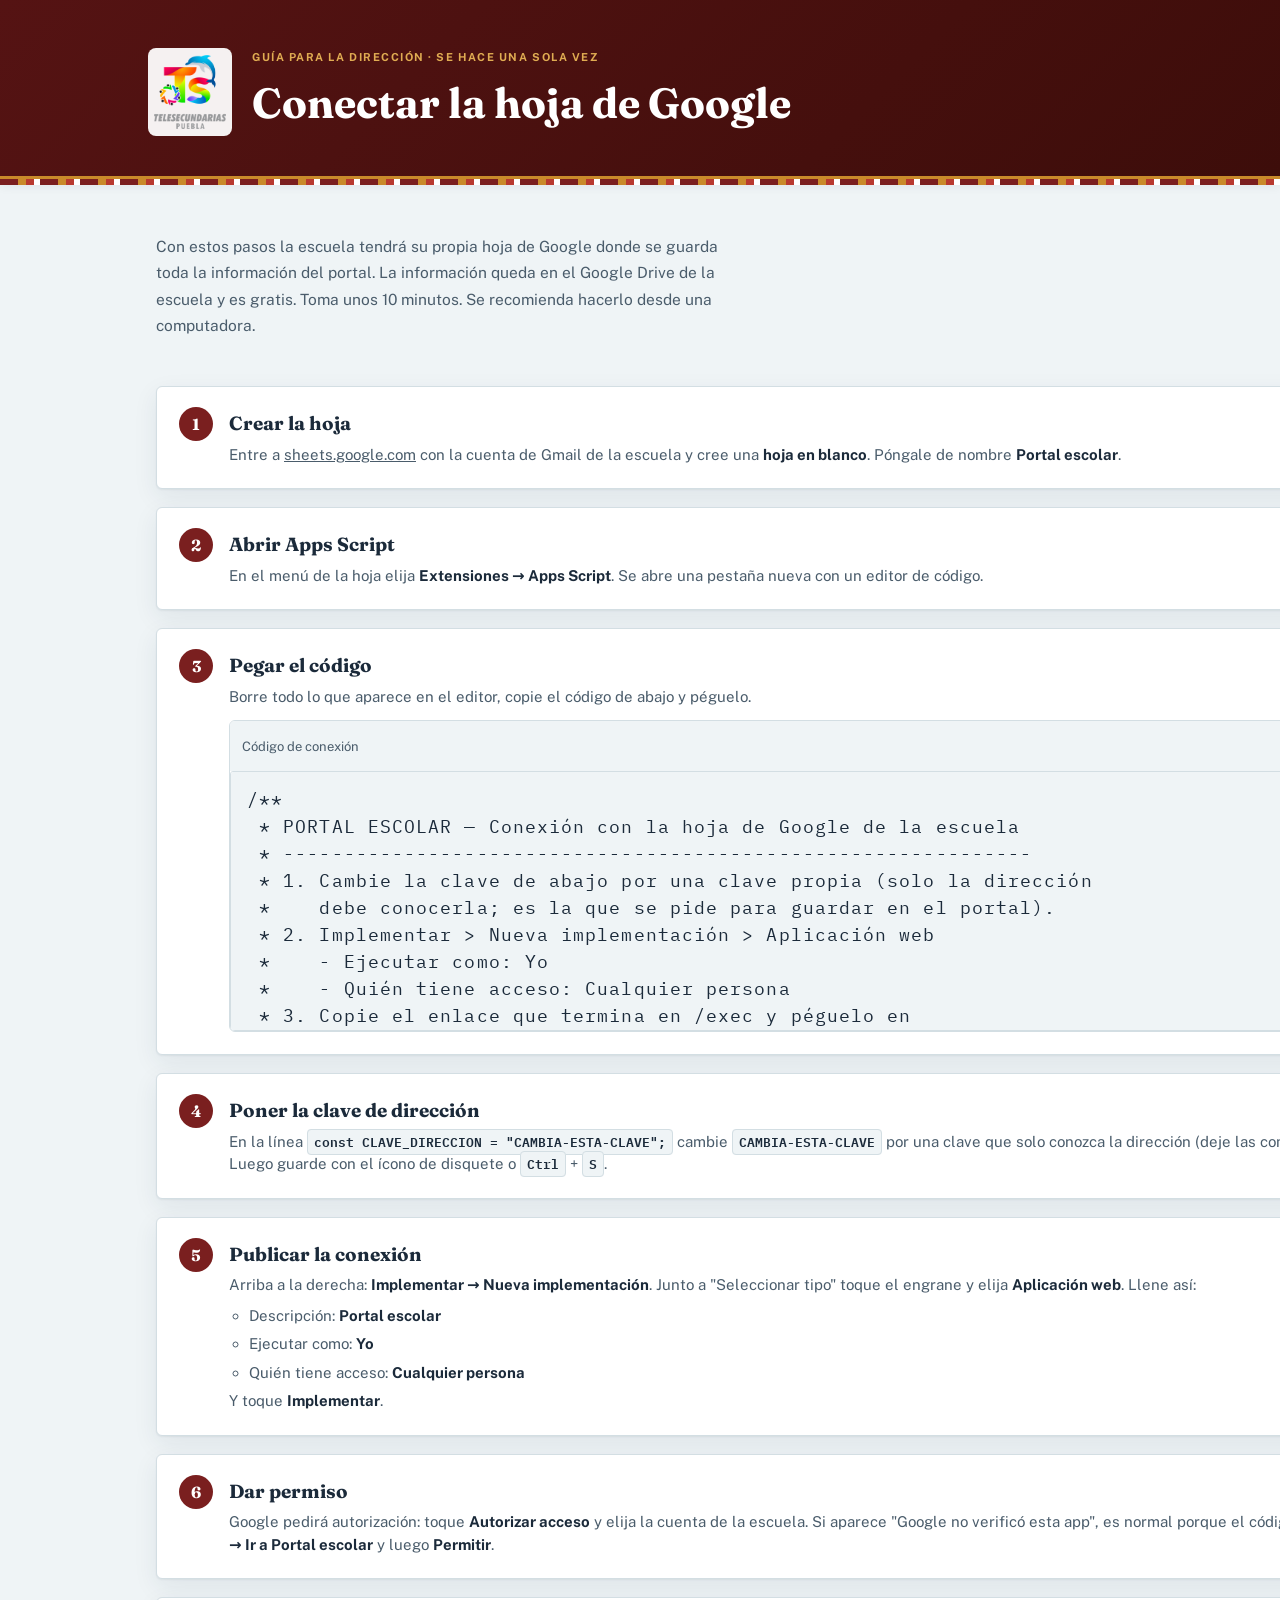
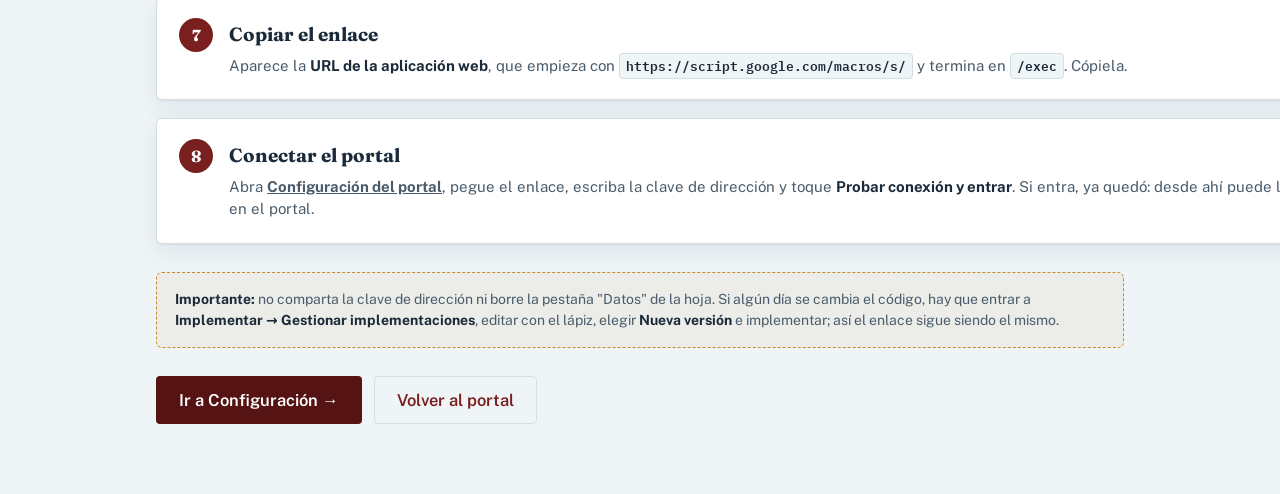
<file: guia-conexion.html>
<!DOCTYPE html>
<html lang="es">
<head>
<meta charset="UTF-8" />
<meta name="viewport" content="width=device-width, initial-scale=1.0" />
<title>Guía de conexión</title>
<link rel="icon" href="escudo.png" />
<link rel="manifest" href="manifest.json" />
<link rel="apple-touch-icon" href="icono-180.png" />
<meta name="theme-color" content="#551313" />
<meta name="apple-mobile-web-app-title" content="Ejército del Oriente" />
<meta name="apple-mobile-web-app-capable" content="yes" />
<meta name="mobile-web-app-capable" content="yes" />
<link rel="preconnect" href="https://fonts.googleapis.com">
<link rel="preconnect" href="https://fonts.gstatic.com" crossorigin>
<link href="https://fonts.googleapis.com/css2?family=Fraunces:opsz,wght@9..144,400;9..144,500;9..144,600;9..144,700;9..144,800&family=Public+Sans:wght@400;500;600;700&family=IBM+Plex+Mono:wght@400;500;600&display=swap" rel="stylesheet">
<link rel="stylesheet" href="estilos.css" />
<style>
  #portal{ display: block; }
  ol.guia{ list-style: none; counter-reset: paso; margin: 0; padding: 0; display: grid; gap: 18px; }
  ol.guia > li{ counter-increment: paso; background: var(--surface); border: 1px solid var(--line); border-radius: 6px; padding: 22px 24px 22px 72px; position: relative; box-shadow: var(--shadow); }
  ol.guia > li::before{ content: counter(paso); position: absolute; left: 22px; top: 20px; width: 34px; height: 34px; border-radius: 50%; background: var(--maroon); color: var(--surface); display: grid; place-items: center; font: 700 16px 'Fraunces', serif; }
  ol.guia h3{ font-size: 19px; margin-bottom: 6px; }
  ol.guia p, ol.guia li li{ color: var(--ink-soft); font-size: 15px; margin: 6px 0 0; }
  ol.guia ul{ margin: 8px 0 0; padding-left: 20px; }
  .ruta{ font-weight: 700; color: var(--ink); }
  .codigo-caja{ margin-top: 12px; border: 1px solid var(--line); border-radius: 6px; overflow: hidden; }
  .codigo-caja .barra-cod{ display: flex; justify-content: space-between; align-items: center; gap: 10px; padding: 8px 12px; background: var(--ground); font-size: 13px; color: var(--ink-soft); }
  .codigo-caja pre{ margin: 0; max-height: 260px; overflow: auto; padding: 14px; font: 12.5px/1.5 'IBM Plex Mono', monospace; background: var(--surface); color: var(--ink); }
  kbd{ font: 600 13px 'IBM Plex Mono', monospace; background: var(--ground); border: 1px solid var(--line); border-radius: 4px; padding: 1px 6px; color: var(--ink); }
  @media (max-width: 520px){ ol.guia > li{ padding: 64px 18px 20px; } ol.guia > li::before{ left: 18px; top: 18px; } }
</style>
</head>
<body>
<div id="portal">
  <header class="band">
    <div class="band-inner">
      <div class="band-top">
        <img class="band-crest" src="escudo.png" alt="Logo de Telesecundarias Puebla" />
        <div>
          <div class="band-eyebrow">Guía para la dirección &middot; se hace una sola vez</div>
          <h1>Conectar la hoja de Google</h1>
        </div>
      </div>
    </div>
  </header>
  <div class="tile-rule"></div>

  <main>
    <p class="welcome">Con estos pasos la escuela tendrá su propia hoja de Google donde se guarda toda la información del portal. La información queda en el Google Drive de la escuela y es gratis. Toma unos 10 minutos. Se recomienda hacerlo desde una computadora.</p>

    <ol class="guia">
      <li>
        <h3>Crear la hoja</h3>
        <p>Entre a <a href="https://sheets.google.com" target="_blank" rel="noopener">sheets.google.com</a> con la cuenta de Gmail de la escuela y cree una <span class="ruta">hoja en blanco</span>. Póngale de nombre <span class="ruta">Portal escolar</span>.</p>
      </li>
      <li>
        <h3>Abrir Apps Script</h3>
        <p>En el menú de la hoja elija <span class="ruta">Extensiones → Apps Script</span>. Se abre una pestaña nueva con un editor de código.</p>
      </li>
      <li>
        <h3>Pegar el código</h3>
        <p>Borre todo lo que aparece en el editor, copie el código de abajo y péguelo.</p>
        <div class="codigo-caja">
          <div class="barra-cod"><span>Código de conexión</span><button class="btn btn-sec" id="btn-copiar" style="padding:6px 12px">Copiar código</button></div>
          <pre id="codigo">Cargando código…</pre>
        </div>
      </li>
      <li>
        <h3>Poner la clave de dirección</h3>
        <p>En la línea <kbd>const CLAVE_DIRECCION = "CAMBIA-ESTA-CLAVE";</kbd> cambie <kbd>CAMBIA-ESTA-CLAVE</kbd> por una clave que solo conozca la dirección (deje las comillas). Esa clave es la que pedirá el portal para guardar. Luego guarde con el ícono de disquete o <kbd>Ctrl</kbd> + <kbd>S</kbd>.</p>
      </li>
      <li>
        <h3>Publicar la conexión</h3>
        <p>Arriba a la derecha: <span class="ruta">Implementar → Nueva implementación</span>. Junto a "Seleccionar tipo" toque el engrane y elija <span class="ruta">Aplicación web</span>. Llene así:</p>
        <ul>
          <li>Descripción: <span class="ruta">Portal escolar</span></li>
          <li>Ejecutar como: <span class="ruta">Yo</span></li>
          <li>Quién tiene acceso: <span class="ruta">Cualquier persona</span></li>
        </ul>
        <p>Y toque <span class="ruta">Implementar</span>.</p>
      </li>
      <li>
        <h3>Dar permiso</h3>
        <p>Google pedirá autorización: toque <span class="ruta">Autorizar acceso</span> y elija la cuenta de la escuela. Si aparece "Google no verificó esta app", es normal porque el código es de la propia escuela: toque <span class="ruta">Configuración avanzada → Ir a Portal escolar</span> y luego <span class="ruta">Permitir</span>.</p>
      </li>
      <li>
        <h3>Copiar el enlace</h3>
        <p>Aparece la <span class="ruta">URL de la aplicación web</span>, que empieza con <kbd>https://script.google.com/macros/s/</kbd> y termina en <kbd>/exec</kbd>. Cópiela.</p>
      </li>
      <li>
        <h3>Conectar el portal</h3>
        <p>Abra <a href="configuracion.html"><b>Configuración del portal</b></a>, pegue el enlace, escriba la clave de dirección y toque <span class="ruta">Probar conexión y entrar</span>. Si entra, ya quedó: desde ahí puede llenar los datos paso a paso y cada vez que guarde se verá en el portal.</p>
      </li>
    </ol>

    <div class="nota" style="margin-top:28px"><b>Importante:</b> no comparta la clave de dirección ni borre la pestaña "Datos" de la hoja. Si algún día se cambia el código, hay que entrar a <span class="ruta">Implementar → Gestionar implementaciones</span>, editar con el lápiz, elegir <span class="ruta">Nueva versión</span> e implementar; así el enlace sigue siendo el mismo.</div>

    <div class="acciones"><a class="btn btn-pri" href="configuracion.html" style="text-decoration:none">Ir a Configuración &rarr;</a><a class="btn btn-sec" href="index.html" style="text-decoration:none">Volver al portal</a></div>
  </main>
</div>
<script>
(function(){
  var pre = document.getElementById("codigo"), btn = document.getElementById("btn-copiar"), texto = "";
  fetch("apps-script.gs").then(function(r){ if (!r.ok) throw 0; return r.text(); }).then(function(t){
    texto = t; pre.textContent = t;
  }).catch(function(){
    pre.innerHTML = 'No se pudo mostrar aquí. Ábralo en <a href="apps-script.gs" target="_blank">apps-script.gs</a> y copie todo el texto.';
  });
  btn.addEventListener("click", function(){
    if (!texto) return;
    (navigator.clipboard ? navigator.clipboard.writeText(texto) : Promise.reject()).then(function(){
      btn.textContent = "¡Copiado!";
    }, function(){
      var r = document.createRange(); r.selectNodeContents(pre); var s = getSelection(); s.removeAllRanges(); s.addRange(r);
      btn.textContent = "Use Ctrl + C";
    });
  });
})();
</script>
</body>
</html>
</file>
<file: estilos.css>
:root{
    --ground: #eff4f6;
    --surface: #ffffff;
    --ink: #1b2a3a;
    --ink-soft: #4a5c6b;
    --maroon: #7a1f1f;
    --maroon-deep: #551313;
    --ochre: #c98a2a;
    --terracotta: #b8392f;
    --green: #3f7a2c;
    --line: #d3dee3;
    --btn-bg: #551313;
    --btn-ink: #ffffff;
    --cta: #551313;
    --band-a: #551313;
    --band-b: #3d0d0a;
    --shadow: 0 1px 2px rgba(23,50,74,0.06), 0 8px 24px rgba(23,50,74,0.08);
  }
  @media (prefers-color-scheme: dark){
    :root:not([data-theme="light"]){
      --ground: #101b26;
      --surface: #17232f;
      --ink: #e9eff3;
      --ink-soft: #a9bac6;
      --maroon: #e0938a;
      --maroon-deep: #f5cec7;
      --ochre: #e0ac52;
      --terracotta: #d67e64;
      --green: #8fbf78;
      --line: #2b3c4a;
      --btn-bg: #e0938a;
      --btn-ink: #2a0b0b;
      --cta: #e0938a;
      --band-a: #200c0c;
      --band-b: #1a0908;
      --shadow: 0 1px 2px rgba(0,0,0,0.3), 0 8px 28px rgba(0,0,0,0.35);
    }
  }
  :root[data-theme="dark"]{
    --ground: #101b26;
    --surface: #17232f;
    --ink: #e9eff3;
    --ink-soft: #a9bac6;
    --maroon: #e0938a;
    --maroon-deep: #f5cec7;
    --ochre: #e0ac52;
    --terracotta: #d67e64;
    --green: #8fbf78;
    --line: #2b3c4a;
    --btn-bg: #e0938a;
    --btn-ink: #2a0b0b;
    --cta: #e0938a;
    --band-a: #200c0c;
    --band-b: #1a0908;
    --shadow: 0 1px 2px rgba(0,0,0,0.3), 0 8px 28px rgba(0,0,0,0.35);
  }

  html{ font-size: 17px; }
  html, body{ margin: 0; padding: 0; }
  *{ box-sizing: border-box; }
  body{
    background: var(--ground);
    color: var(--ink);
    font-family: 'Public Sans', system-ui, -apple-system, 'Segoe UI', sans-serif;
    line-height: 1.5;
    min-height: 100vh;
  }
  h1, h2, h3{
    font-family: 'Fraunces', Georgia, 'Times New Roman', serif;
    text-wrap: balance;
    margin: 0;
    color: var(--ink);
  }
  .mono{ font-family: 'IBM Plex Mono', ui-monospace, Menlo, monospace; }
  a{ color: inherit; }

  .tile-rule{
    height: 6px;
    background: repeating-linear-gradient(
      90deg,
      var(--maroon) 0 18px,
      var(--ochre) 18px 26px,
      var(--terracotta) 26px 34px,
      var(--surface) 34px 40px
    );
  }

  /* ---------- Pantalla de código ---------- */
  #gate{
    min-height: 100vh;
    display: flex;
    align-items: center;
    justify-content: center;
    padding: 24px 16px;
    position: relative;
    overflow: hidden;
  }
  #gate::before{
    content: "";
    position: absolute;
    inset: 0;
    background-image:
      radial-gradient(circle at 15% 20%, color-mix(in srgb, var(--maroon) 10%, transparent) 0, transparent 40%),
      radial-gradient(circle at 85% 80%, color-mix(in srgb, var(--ochre) 12%, transparent) 0, transparent 42%);
    pointer-events: none;
  }
  .gate-card{
    position: relative;
    width: 100%;
    max-width: 420px;
    background: var(--surface);
    border-radius: 4px;
    box-shadow: var(--shadow);
    overflow: hidden;
    border: 1px solid var(--line);
  }
  .gate-body{ padding: 40px 32px 32px; text-align: center; }
  .crest{ width: 120px; height: 124px; margin: 0 auto 16px; display: block; object-fit: contain; }
  .gate-eyebrow{
    font-size: 12px;
    letter-spacing: 0.10em;
    text-transform: uppercase;
    color: var(--ink-soft);
    font-weight: 600;
  }
  .gate-title{ font-size: 26px; margin-top: 6px; }
  .gate-sub{ color: var(--ink-soft); font-size: 14.5px; margin-top: 10px; }

  .gate-form{ margin-top: 26px; text-align: left; }
  .gate-label{
    display: block;
    font-size: 12.5px;
    font-weight: 600;
    color: var(--ink-soft);
    margin-bottom: 7px;
  }
  #codigo{
    width: 100%;
    font-family: 'IBM Plex Mono', monospace;
    font-size: 16px;
    letter-spacing: 0.06em;
    padding: 12px 14px;
    border-radius: 3px;
    border: 1.5px solid var(--line);
    background: var(--ground);
    color: var(--ink);
    outline: none;
    transition: border-color .15s ease;
  }
  #codigo:focus{ border-color: var(--maroon); }
  #codigo.error{ border-color: var(--terracotta); }

  .gate-btn{
    width: 100%;
    margin-top: 14px;
    padding: 12px 14px;
    border: none;
    border-radius: 3px;
    background: var(--btn-bg);
    color: var(--btn-ink);
    font-family: 'Public Sans', sans-serif;
    font-weight: 600;
    font-size: 15px;
    cursor: pointer;
    transition: transform .1s ease;
  }
  .gate-btn:hover{ transform: translateY(-1px); }
  .gate-btn:active{ transform: translateY(0); }

  .gate-error{ color: var(--terracotta); font-size: 13px; margin-top: 10px; min-height: 16px; }
  .gate-note{
    font-size: 12px;
    color: var(--ink-soft);
    margin-top: 22px;
    padding-top: 16px;
    border-top: 1px solid var(--line);
    line-height: 1.5;
  }

  /* ---------- Portal ---------- */
  #portal{ display: none; }
  header.band{
    background: linear-gradient(135deg, var(--band-a) 0%, var(--band-b) 100%);
    color: #f2f6f8;
    padding: 48px 16px 40px;
    border-bottom: 3px solid var(--ochre);
    box-shadow: 0 4px 12px rgba(23,50,74,0.12);
  }
  .band-inner{ max-width: 1000px; margin: 0 auto; padding: 0 8px; }
  .band-top{ display: flex; align-items: center; gap: 20px; }
  .band-crest{ width: 84px; height: 88px; flex: none; object-fit: contain; background: rgba(255,255,255,0.94); border-radius: 8px; padding: 6px; }
  .band-eyebrow{
    font-size: 11px; letter-spacing: 0.14em; text-transform: uppercase;
    color: #e0ac52;
    font-weight: 700;
  }
  .band h1{ color: #fff; font-size: clamp(28px, 5vw, 42px); margin-top: 6px; font-weight: 700; }
  .band-meta{
    display: grid;
    grid-template-columns: repeat(auto-fit, minmax(200px, 1fr));
    gap: 14px 20px;
    margin-top: 24px;
    font-size: 13px;
    color: #e8d4b0;
  }
  .band-meta span{ display: flex; align-items: baseline; gap: 8px; }
  .band-meta b{ font-family: 'IBM Plex Mono', monospace; font-weight: 600; color: #e0ac52; }
  .band-meta b.pend{ color: #c9b48f; font-style: italic; font-weight: 500; }

  main{ max-width: 1000px; margin: 0 auto; padding: 48px 16px 70px; }
  .welcome{ max-width: 65ch; color: var(--ink-soft); font-size: 15.5px; margin: 0 0 48px; line-height: 1.7; }
  .welcome strong{ color: var(--ink); font-weight: 600; }

  .section-label{
    font-size: 11px; letter-spacing: 0.12em; text-transform: uppercase;
    font-weight: 800; color: var(--maroon);
    margin-bottom: 20px;
    padding-bottom: 10px;
    border-bottom: 2px solid var(--ochre);
    display: inline-block;
  }

  .cards{
    display: grid;
    grid-template-columns: repeat(auto-fit, minmax(min(280px, 100%), 1fr));
    gap: 20px;
    margin-bottom: 56px;
  }
  .pcard{
    background: var(--surface);
    border: 1px solid var(--line);
    border-radius: 6px;
    padding: 28px;
    display: flex;
    flex-direction: column;
    gap: 12px;
    text-decoration: none;
    box-shadow: var(--shadow);
    transition: all .2s ease;
    position: relative;
    overflow: hidden;
  }
  .pcard::before{
    content: '';
    position: absolute;
    top: 0; left: 0; right: 0;
    height: 4px;
    background: linear-gradient(90deg, var(--ochre), var(--terracotta));
    opacity: 0;
    transition: opacity .2s ease;
  }
  a.pcard:hover{
    transform: translateY(-4px);
    border-color: var(--ochre);
    box-shadow: 0 8px 24px rgba(23,50,74,0.15);
  }
  a.pcard:hover::before{ opacity: 1; }
  .pcard-tag{
    font-size: 10px; font-weight: 800; letter-spacing: 0.1em; text-transform: uppercase;
    padding: 5px 10px; border-radius: 3px;
    width: fit-content;
  }
  .tag-azul{ background: color-mix(in srgb, var(--maroon) 12%, transparent); color: var(--maroon); }
  .tag-verde{ background: color-mix(in srgb, var(--green) 14%, transparent); color: var(--green); }
  .tag-ocre{ background: color-mix(in srgb, var(--ochre) 14%, transparent); color: var(--ochre); }
  .pcard h3{ font-size: 20px; font-weight: 700; margin: 0; }
  .pcard p{ margin: 0; font-size: 14px; color: var(--ink-soft); line-height: 1.6; }
  .pcard-cta{
    margin-top: auto;
    font-size: 13px;
    font-weight: 700;
    color: var(--cta);
    display: inline-flex;
    align-items: center;
    gap: 6px;
  }
  .pcard.disabled{ opacity: 0.55; cursor: default; }
  .pcard.disabled .pcard-cta{ color: var(--ink-soft); font-weight: 600; }

  .calendar-strip{
    background: var(--surface);
    border: 1px solid var(--line);
    border-radius: 6px;
    padding: 32px;
    display: grid;
    grid-template-columns: repeat(auto-fit, minmax(160px, 1fr));
    gap: 24px;
    margin-bottom: 56px;
    box-shadow: var(--shadow);
  }
  .stat b{
    display: block;
    font-family: 'Fraunces', serif;
    font-size: 26px;
    font-weight: 700;
    color: var(--ochre);
    margin-bottom: 6px;
  }
  .stat span{ font-size: 13px; color: var(--ink-soft); font-weight: 500; }

  /* ---------- Avance de configuración ---------- */
  .avance{
    background: var(--surface);
    border: 1px dashed var(--ochre);
    border-radius: 6px;
    padding: 24px 28px;
    margin-bottom: 56px;
  }
  .avance-top{ display: flex; flex-wrap: wrap; align-items: baseline; justify-content: space-between; gap: 8px 16px; }
  .avance h2{ font-size: 20px; }
  .avance-pct{ font-family: 'IBM Plex Mono', monospace; font-size: 14px; color: var(--ink-soft); }
  .barra{ height: 8px; background: var(--ground); border-radius: 99px; margin: 14px 0 18px; overflow: hidden; }
  .barra > div{ height: 100%; background: linear-gradient(90deg, var(--ochre), var(--terracotta)); border-radius: 99px; }
  .avance ul{ list-style: none; margin: 0; padding: 0; display: grid; grid-template-columns: repeat(auto-fit, minmax(min(240px, 100%), 1fr)); gap: 8px 20px; }
  .avance li{ font-size: 14px; display: flex; align-items: baseline; gap: 10px; }
  .chip{ font-size: 10px; font-weight: 800; letter-spacing: 0.08em; text-transform: uppercase; padding: 3px 8px; border-radius: 3px; flex: none; }
  .chip.ok{ background: color-mix(in srgb, var(--green) 16%, transparent); color: var(--green); }
  .chip.no{ background: color-mix(in srgb, var(--terracotta) 14%, transparent); color: var(--terracotta); }
  .avance p{ font-size: 13px; color: var(--ink-soft); margin: 16px 0 0; }

  footer{ max-width: 1000px; margin: 0 auto; padding: 0 16px 60px; font-size: 12.5px; color: var(--ink-soft); }
  footer .foot-note{ border-top: 1px solid var(--line); padding-top: 24px; line-height: 1.7; }

  @media (max-width: 520px){
    .gate-body{ padding: 32px 22px 26px; }
    .pcard{ padding: 22px; }
    .calendar-strip{ padding: 24px; }
    .avance{ padding: 20px; }
  }
  @media (prefers-reduced-motion: reduce){
    *{ transition: none !important; }
  }

  /* ---------- Secciones extra del portal ---------- */
  .aviso-lista{ display: grid; gap: 14px; margin-bottom: 56px; }
  .aviso{ background: var(--surface); border: 1px solid var(--line); border-left: 4px solid var(--ochre); border-radius: 6px; padding: 18px 22px; box-shadow: var(--shadow); }
  .aviso h3{ font-size: 18px; }
  .aviso time{ font-family: 'IBM Plex Mono', monospace; font-size: 12px; color: var(--ink-soft); }
  .aviso p{ margin: 6px 0 0; color: var(--ink-soft); font-size: 14.5px; white-space: pre-line; }
  .equipo{ display: grid; grid-template-columns: repeat(auto-fit, minmax(min(220px, 100%), 1fr)); gap: 14px; margin-bottom: 56px; }
  .persona{ background: var(--surface); border: 1px solid var(--line); border-radius: 6px; padding: 16px 18px; }
  .persona b{ display: block; font-family: 'Fraunces', serif; font-size: 17px; }
  .persona span{ font-size: 13px; color: var(--ink-soft); }
  .fechas{ list-style: none; margin: 0 0 56px; padding: 4px 32px 28px; background: var(--surface); border: 1px solid var(--line); border-top: none; border-radius: 0 0 6px 6px; display: grid; gap: 8px; }
  .fechas li{ display: flex; gap: 14px; font-size: 14px; }
  .fechas time{ font-family: 'IBM Plex Mono', monospace; color: var(--maroon); min-width: 92px; flex: none; }
  .estado-hoja{ font-size: 12.5px; color: var(--ink-soft); margin: -36px 0 40px; }
  footer a{ color: var(--maroon); font-weight: 600; }

  /* ---------- Formularios (Configuración) ---------- */
  .pasos{ display: flex; gap: 8px; overflow-x: auto; padding-bottom: 6px; margin-bottom: 28px; }
  .paso-btn{ flex: none; border: 1.5px solid var(--line); background: var(--surface); color: var(--ink); border-radius: 999px; padding: 8px 16px; font: 600 14px 'Public Sans', sans-serif; cursor: pointer; display: inline-flex; align-items: center; gap: 8px; }
  .paso-btn .num{ width: 22px; height: 22px; border-radius: 50%; display: inline-grid; place-items: center; font-size: 12px; background: var(--ground); color: var(--ink-soft); }
  .paso-btn.activo{ border-color: var(--maroon); color: var(--maroon); }
  .paso-btn.activo .num{ background: var(--maroon); color: var(--surface); }
  .paso-btn.hecho .num{ background: var(--green); color: #fff; }
  .panel{ background: var(--surface); border: 1px solid var(--line); border-radius: 6px; padding: 28px; box-shadow: var(--shadow); margin-bottom: 28px; }
  .panel h2{ font-size: 24px; }
  .panel > p.ayuda{ color: var(--ink-soft); font-size: 14.5px; margin: 6px 0 22px; max-width: 70ch; }
  .campos{ display: grid; grid-template-columns: repeat(auto-fit, minmax(min(240px, 100%), 1fr)); gap: 16px 20px; }
  .campo label{ display: block; font-size: 12.5px; font-weight: 600; color: var(--ink-soft); margin-bottom: 6px; }
  .campo input, .campo select, .campo textarea, .fila input, .fila textarea{
    width: 100%; font: 15px 'Public Sans', sans-serif; padding: 10px 12px; border-radius: 4px;
    border: 1.5px solid var(--line); background: var(--ground); color: var(--ink); outline: none;
  }
  .campo input:focus, .campo select:focus, .campo textarea:focus, .fila input:focus, .fila textarea:focus{ border-color: var(--maroon); }
  .campo small{ display: block; font-size: 12px; color: var(--ink-soft); margin-top: 4px; }
  .lista-filas{ display: grid; gap: 10px; margin-top: 8px; }
  .fila{ display: grid; grid-template-columns: 1fr 1fr auto; gap: 10px; align-items: start; padding: 12px; border: 1px solid var(--line); border-radius: 6px; background: var(--surface); }
  .fila.tres{ grid-template-columns: 1fr 1fr 1fr auto; }
  .fila.aviso-f{ grid-template-columns: 1fr 160px auto; }
  .fila.aviso-f textarea{ grid-column: 1 / -1; min-height: 80px; resize: vertical; }
  .btn{ font: 600 14.5px 'Public Sans', sans-serif; border-radius: 4px; padding: 10px 18px; cursor: pointer; border: 1.5px solid transparent; }
  .btn-pri{ background: var(--btn-bg); color: var(--btn-ink); }
  .btn-sec{ background: transparent; color: var(--maroon); border-color: var(--line); }
  .btn-quitar{ background: transparent; border: 1.5px solid var(--line); color: var(--terracotta); border-radius: 4px; width: 40px; height: 42px; cursor: pointer; font-size: 18px; }
  .acciones{ display: flex; flex-wrap: wrap; align-items: center; gap: 12px; margin-top: 24px; }
  .msg{ font-size: 14px; }
  .msg.ok{ color: var(--green); }
  .msg.error{ color: var(--terracotta); }
  .nota{ border: 1px dashed var(--ochre); border-radius: 6px; padding: 16px 18px; font-size: 14px; color: var(--ink-soft); background: color-mix(in srgb, var(--ochre) 6%, transparent); margin-bottom: 28px; }
  .nota b{ color: var(--ink); }
  .nota code, .liga-copia{ font-family: 'IBM Plex Mono', monospace; font-size: 12.5px; word-break: break-all; }
  .vacio{ font-size: 14px; color: var(--ink-soft); font-style: italic; }
  @media (max-width: 620px){
    .fila, .fila.tres, .fila.aviso-f{ grid-template-columns: 1fr auto; }
    .fila > :not(.btn-quitar){ grid-column: 1; }
    .fila .btn-quitar{ grid-column: 2; grid-row: 1; }
    .panel{ padding: 20px; }
  }

  /* ---------- Más fácil de leer y tocar ---------- */
  .recordar{ display: flex; align-items: center; gap: 10px; margin-top: 14px; font-size: 15px; color: var(--ink); cursor: pointer; }
  .recordar input{ width: 22px; height: 22px; accent-color: var(--maroon); flex: none; }
  .gate-btn{ font-size: 17px; padding: 15px 16px; }
  #codigo{ font-size: 18px; padding: 14px 16px; }
  .band-config{ display: inline-block; margin-top: 22px; color: #fff; text-decoration: none; font-weight: 700; font-size: 15px;
    border: 1.5px solid rgba(255,255,255,0.55); border-radius: 999px; padding: 9px 18px; }
  .band-config small{ font-weight: 500; opacity: .8; }
  .band-config:hover{ background: rgba(255,255,255,0.12); }
  .campo label{ font-size: 14.5px; color: var(--ink); }
  .campo input, .campo select, .campo textarea, .fila input, .fila textarea{ font-size: 17px; padding: 13px 14px; }
  .campo small{ font-size: 13.5px; }
  .btn{ font-size: 16.5px; padding: 13px 22px; }
  .paso-btn{ font-size: 16px; padding: 11px 18px; }
  .paso-btn .num{ width: 26px; height: 26px; font-size: 14px; }
  .panel > p.ayuda{ font-size: 16px; }
  .msg{ font-size: 16px; font-weight: 600; }
  .btn-quitar{ width: 48px; height: 50px; font-size: 22px; }
</file>
<file: control-escolar.css>
/* ===== Control Escolar: menú de secciones y pestañas ===== */
.ce-band{ padding-bottom: 28px; }
.ce-band-acciones{ display: flex; flex-wrap: wrap; gap: 10px; margin-top: 18px; }
.ce-band-acciones .band-config{ margin-top: 0; background: transparent; cursor: pointer; font-family: 'Public Sans', sans-serif; }

.ce-nav{ background: var(--band-b); display: flex; flex-wrap: wrap; gap: 6px; padding: 10px 16px 0; justify-content: center; }
.ce-nav button{
  border: none; cursor: pointer; background: transparent; color: rgba(255,255,255,0.82);
  font: 600 14.5px 'Public Sans', sans-serif; padding: 11px 16px 12px; border-radius: 10px 10px 0 0;
  display: inline-flex; align-items: center; gap: 8px; min-height: 48px;
}
.ce-nav button .ico{ font-size: 18px; line-height: 1; }
.ce-nav button:hover{ background: rgba(255,255,255,0.08); color: #fff; }
.ce-nav button[aria-current="true"]{ background: var(--ground); color: var(--maroon); }
.ce-subnav{ background: var(--ground); display: flex; flex-wrap: wrap; gap: 8px; padding: 14px 16px 4px; justify-content: center; }
.ce-subnav button{
  border: 1.5px solid var(--line); background: var(--surface); color: var(--ink); cursor: pointer;
  font: 600 15px 'Public Sans', sans-serif; padding: 10px 16px; border-radius: 999px; min-height: 46px;
}
.ce-subnav button[aria-current="true"]{ border-color: var(--maroon); color: var(--maroon); background: color-mix(in srgb, var(--maroon) 7%, var(--surface)); }
.ce-main{ max-width: 1100px; margin: 0 auto; padding: 28px 16px 70px; }

/* Tarjetas de resumen */
.ce-kpis{ display: grid; grid-template-columns: repeat(auto-fit, minmax(min(200px, 100%), 1fr)); gap: 14px; margin-bottom: 24px; }
.ce-kpi{ background: var(--surface); border: 1px solid var(--line); border-radius: 8px; padding: 18px 20px; box-shadow: var(--shadow); }
.ce-kpi b{ display: block; font: 700 32px 'Fraunces', serif; color: var(--maroon); line-height: 1.1; }
.ce-kpi span{ font-size: 14px; color: var(--ink-soft); }
.ce-accesos{ display: grid; grid-template-columns: repeat(auto-fit, minmax(min(230px, 100%), 1fr)); gap: 14px; margin-bottom: 28px; }
.ce-acceso{ display: flex; align-items: center; gap: 14px; background: var(--surface); border: 1.5px solid var(--line); border-radius: 10px; padding: 18px; cursor: pointer; font: 700 17px 'Public Sans', sans-serif; color: var(--ink); text-align: left; }
.ce-acceso:hover{ border-color: var(--ochre); }
.ce-acceso .ico{ font-size: 28px; }

/* Formularios y tablas */
.barra-filtros{ display: flex; flex-wrap: wrap; gap: 12px 16px; align-items: flex-end; margin-bottom: 20px; }
.barra-filtros .campo{ min-width: 170px; }
.tabla{ width: 100%; border-collapse: collapse; font-size: 15.5px; }
.tabla th{ text-align: left; font-size: 12.5px; letter-spacing: .05em; text-transform: uppercase; color: var(--ink-soft); padding: 10px 8px; border-bottom: 2px solid var(--line); white-space: nowrap; }
.tabla td{ padding: 11px 8px; border-bottom: 1px solid var(--line); vertical-align: middle; }
.tabla td.num, .tabla th.num{ font-family: 'IBM Plex Mono', monospace; color: var(--ink-soft); width: 36px; }
.tabla td.c, .tabla th.c{ text-align: center; }
.tabla .sub{ display: block; font-size: 13px; color: var(--ink-soft); }
.tabla tfoot td{ font-weight: 700; border-top: 2px solid var(--line); }
.tabla-scroll{ overflow-x: auto; }
.btn-mini{ font: 600 14px 'Public Sans', sans-serif; border: 1.5px solid var(--line); background: var(--surface); color: var(--maroon); border-radius: 4px; padding: 8px 12px; cursor: pointer; white-space: nowrap; }
.btn-mini.peligro{ color: var(--terracotta); }
.btn-mini:disabled{ opacity: .5; cursor: default; }
.nota-calif{ width: 74px; text-align: center; font: 600 17px 'IBM Plex Mono', monospace; padding: 9px 4px; border-radius: 4px; border: 1.5px solid var(--line); background: var(--ground); color: var(--ink); }
.nota-calif.baja{ border-color: var(--terracotta); color: var(--terracotta); }
.pct-bajo{ color: var(--terracotta); font-weight: 700; }
.etiqueta{ display: inline-block; font-size: 11px; font-weight: 800; letter-spacing: .06em; text-transform: uppercase; padding: 3px 8px; border-radius: 3px; }
.etq-leve{ background: color-mix(in srgb, var(--ochre) 18%, transparent); color: var(--ochre); }
.etq-grave{ background: color-mix(in srgb, var(--terracotta) 16%, transparent); color: var(--terracotta); }
.etq-muy{ background: var(--terracotta); color: #fff; }
.etq-abierto{ background: color-mix(in srgb, var(--maroon) 12%, transparent); color: var(--maroon); }
.etq-cerrado{ background: color-mix(in srgb, var(--green) 16%, transparent); color: var(--green); }

/* Ficha de inscripción por secciones */
.ficha details{ border: 1px solid var(--line); border-radius: 8px; margin-bottom: 12px; background: var(--surface); }
.ficha summary{ cursor: pointer; padding: 16px 18px; font: 700 17px 'Fraunces', serif; list-style: none; display: flex; justify-content: space-between; align-items: center; }
.ficha summary::-webkit-details-marker{ display: none; }
.ficha summary::after{ content: "＋"; font-family: 'Public Sans', sans-serif; color: var(--maroon); }
.ficha details[open] summary::after{ content: "－"; }
.ficha .campos{ padding: 4px 18px 18px; }
.ficha-acciones{ position: sticky; bottom: 0; background: color-mix(in srgb, var(--ground) 92%, transparent); padding: 12px 0; z-index: 2; }

/* Asistencia */
.asis-fila{ display: grid; grid-template-columns: 32px 1fr auto; gap: 10px; align-items: center; padding: 12px 4px; border-bottom: 1px solid var(--line); }
.asis-fila .num{ font-family: 'IBM Plex Mono', monospace; color: var(--ink-soft); }
.asis-fila .nom{ font-size: 16.5px; }
.opciones{ display: flex; gap: 6px; }
.op{ width: 52px; height: 48px; border-radius: 6px; border: 1.5px solid var(--line); background: var(--surface); color: var(--ink-soft); font: 700 17px 'Public Sans', sans-serif; cursor: pointer; }
.op[aria-pressed="true"][data-v="A"]{ background: var(--green); border-color: var(--green); color: #fff; }
.op[aria-pressed="true"][data-v="F"]{ background: var(--terracotta); border-color: var(--terracotta); color: #fff; }
.op[aria-pressed="true"][data-v="R"]{ background: var(--ochre); border-color: var(--ochre); color: #fff; }
.op[aria-pressed="true"][data-v="J"]{ background: #4b6f95; border-color: #4b6f95; color: #fff; }
.leyenda{ display: flex; flex-wrap: wrap; gap: 6px 18px; font-size: 14px; color: var(--ink-soft); margin: 4px 0 12px; }
.leyenda b{ color: var(--ink); }
.conteo{ font-family: 'IBM Plex Mono', monospace; font-size: 14px; color: var(--ink-soft); }

.formulario-caja{ border: 1.5px solid var(--ochre); border-radius: 8px; padding: 20px; margin-bottom: 20px; background: color-mix(in srgb, var(--ochre) 5%, var(--surface)); }
.formulario-caja h3{ font-size: 19px; margin-bottom: 14px; }
textarea.pegar, .campo textarea{ width: 100%; min-height: 110px; font: 16px 'Public Sans', sans-serif; padding: 12px; border-radius: 4px; border: 1.5px solid var(--line); background: var(--ground); color: var(--ink); resize: vertical; }
textarea.pegar{ min-height: 160px; font-family: 'IBM Plex Mono', monospace; }
.casilla{ display: flex; align-items: center; gap: 10px; font-size: 15.5px; padding: 8px 0; }
.casilla input{ width: 22px; height: 22px; accent-color: var(--maroon); }
.contacto{ font-size: 14.5px; margin-top: 4px; }
.contacto b{ font-weight: 600; }
.recurso{ display: block; text-decoration: none; }

.ce-toast{ position: fixed; left: 50%; bottom: 22px; transform: translateX(-50%) translateY(120px); background: var(--green); color: #fff; font: 700 16px 'Public Sans', sans-serif; padding: 14px 22px; border-radius: 999px; box-shadow: 0 6px 22px rgba(0,0,0,.25); transition: transform .25s ease, opacity .25s ease; z-index: 50; opacity: 0; visibility: hidden; max-width: calc(100% - 32px); text-align: center; }
.ce-toast.ver{ transform: translateX(-50%) translateY(0); opacity: 1; visibility: visible; }
.ce-toast.error{ background: var(--terracotta); }

.solo-impresion{ display: none; }
@media print{
  header.band, .tile-rule, .ce-nav, .ce-subnav, .barra-filtros, .acciones, .no-imprimir, .ce-toast, footer{ display: none !important; }
  .panel{ box-shadow: none; border: none; padding: 0; }
  body{ background: #fff; }
  .ce-main{ padding: 0; }
  .solo-impresion{ display: block; }
}
@media (max-width: 560px){
  .asis-fila{ grid-template-columns: 1fr; }
  .asis-fila .num{ display: none; }
  .op{ flex: 1; width: auto; }
  .opciones{ width: 100%; }
  .ocultar-movil{ display: none; }
  .ce-nav{ display: grid; grid-template-columns: 1fr 1fr; gap: 6px; padding: 10px 12px; }
  .ce-nav button{ padding: 10px; font-size: 13.5px; border-radius: 8px; justify-content: flex-start; min-height: 46px; text-align: left; background: rgba(255,255,255,0.06); }
  .ce-subnav button{ font-size: 14px; padding: 9px 12px; }
}
</file>
